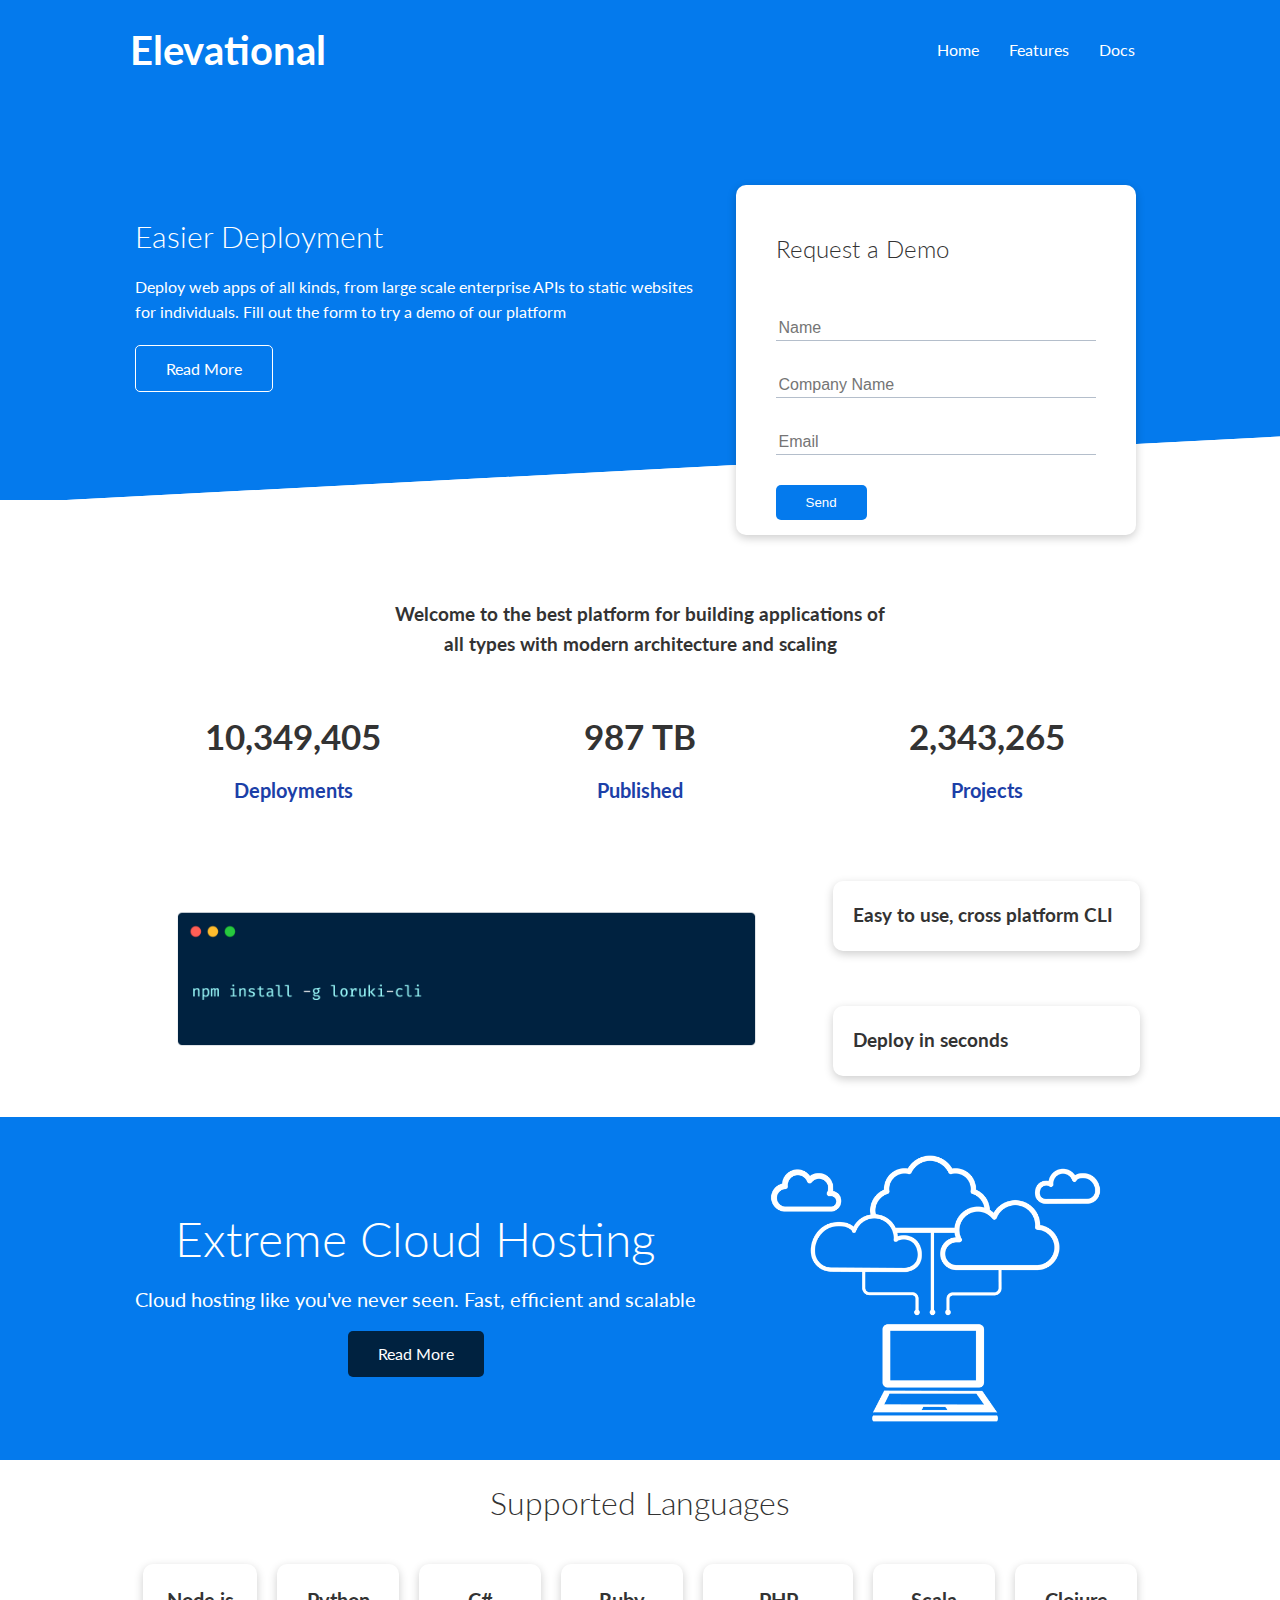
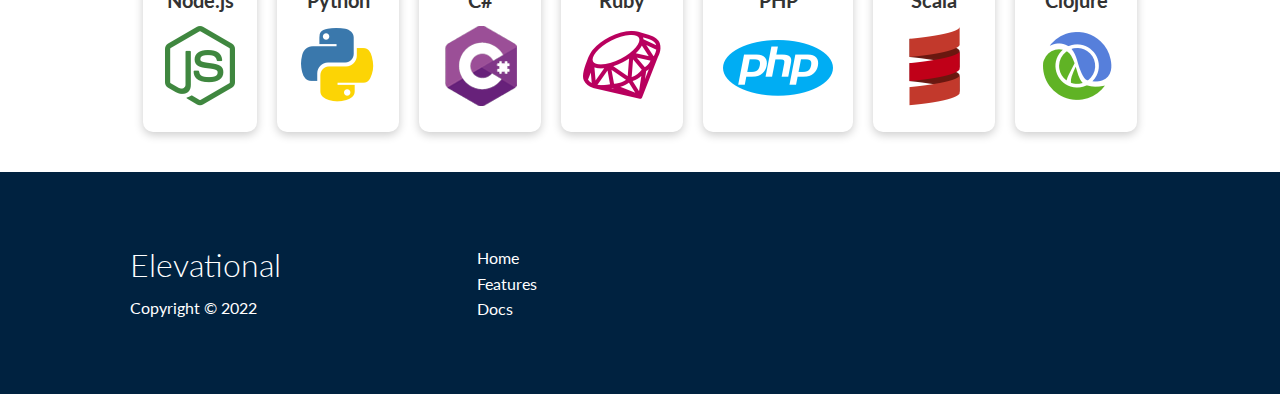
<file: index.html>
<!DOCTYPE html>
<html lang="en">
<head>
    <meta charset="UTF-8">
    <meta name="viewport" content="width=device-width, initial-scale=1.0">
    <!--   Font awesome classes from cdnjs.com -->
    <link rel="stylesheet" href="https://cdnjs.cloudflare.com/ajax/libs/font-awesome/5.15.1/css/all.min.css" integrity="sha512-+4zCK9k+qNFUR5X+cKL9EIR+ZOhtIloNl9GIKS57V1MyNsYpYcUrUeQc9vNfzsWfV28IaLL3i96P9sdNyeRssA==" crossorigin="anonymous" />
    <link rel="stylesheet" href="css/utilities.css">
    <link rel="stylesheet" href="css/style.css">
    <title>Elevational | Cloud Hosting For Everyone</title>
</head>
<body>
    <!-- Navbar -->
    <div class="navbar">
        <div class="container flex">
            <h1 class="logo">Elevational</h1>
            <nav>
                <ul>
                    <li><a href="index.html">Home</a></li>
                    <li><a href="features.html">Features</a></li>
                    <li><a href="docs.html">Docs</a></li>
                </ul>
            </nav>
        </div>
    </div>

    <!-- Showcase  with HTML5 section tag-->
    <section class="showcase">
        <div class="container grid">
            <div class="showcase-text">
                <h1>Easier Deployment</h1>
                <p>Deploy web apps of all kinds, from large scale enterprise APIs to static websites for individuals. Fill out the form to try a demo of our platform</p>
                <a href="features.html" class="btn btn-outline">Read More</a>
            </div>

            <div class="showcase-form card">
                <h2>Request a Demo</h2>
                 <form name="contact" netlify-honeypot="bot-field" method="POST" data-netlify="true">
                    <input type="hidden" name="form-name" value="contact">
                    <p class="hidden">
                        <label>Don’t fill this out if you're human: <input name="bot-field" /></label>
                      </p>
                    <div class="form-control">
                        <input type="text" name="name" placeholder="Name" required>
                    </div>
                    <div class="form-control">
                        <input type="text" name="company" placeholder="Company Name" required>
                    </div>
                    <div class="form-control">
                        <input type="email" name="email" placeholder="Email" required>
                    </div>
                    <input type="submit" value="Send" class="btn btn-primary">
                </form> 
                 <!--<form>
                    <div class="form-control">
                        <input type="text" name="name" placeholder="Name" required>
                    </div>
                    <div class="form-control">
                        <input type="text" name="company" placeholder="Company Name" required>
                    </div>
                    <div class="form-control">
                        <input type="email" name="email" placeholder="Email" required>
                    </div>
                    <input type="submit" value="Send" class="btn btn-primary">
                </form>-->
            </div>
        </div>
    </section>

    <!-- Stats -->
    <section class="stats">
        <div class="container">
            <h3 class="stats-heading text-center my-1">
                Welcome to the best platform for building applications of all types with modern architecture and scaling
            </h3>

            <div class="grid grid-3 text-center my-4">
                <div>
                    <i class="fas fa-server fa-3x"></i>
                    <h3>10,349,405</h3>
                    <p class="text-secondary">Deployments</p>
                </div>
                <div>
                    <i class="fas fa-upload fa-3x"></i>
                    <h3>987 TB</h3>
                    <p class="text-secondary">Published</p>
                </div>
                <div>
                    <i class="fas fa-project-diagram fa-3x"></i>
                    <h3>2,343,265</h3>
                    <p class="text-secondary">Projects</p>
                </div>
            </div>
        </div>
    </section>

    <!-- Cli -->
    <section class="cli">
        <div class="container grid">
            <img src="images/cli.png" alt="">
            <div class="card">
                <h3>Easy to use, cross platform CLI</h3>
            </div>
            <div class="card">
                <h3>Deploy in seconds</h3>
            </div>
        </div>
    </section>

    <!-- Cloud -->
    <section class="cloud bg-primary my-2 py-2">
        <div class="container grid">
            <div class="text-center">
                <h2 class="lg">Extreme Cloud Hosting</h2>
                <p class="lead my-1">Cloud hosting like you've never seen. Fast, efficient and scalable</p>
                <a href="features.html" class="btn btn-dark">Read More</a>
            </div>
            <img src="images/cloud.png" alt="">
        </div>
    </section>

    <!-- Languages -->
    <section class="languages">
        <h2 class="md text-center my-2">
            Supported Languages
        </h2>
        <div class="container flex">
            <div class="card">
                <h4>Node.js</h4>
                <img src="images/logos/node.png" alt="">
            </div>
            <div class="card">
                <h4>Python</h4>
                <img src="images/logos/python.png" alt="">
              </div>
              <div class="card">
                <h4>C#</h4>
                <img src="images/logos/csharp.png" alt="">
              </div>
              <div class="card">
                <h4>Ruby</h4>
                <img src="images/logos/ruby.png" alt="">
              </div>
              <div class="card">
                <h4>PHP</h4>
                <img src="images/logos/php.png" alt="">
              </div>
              <div class="card">
                <h4>Scala</h4>
                <img src="images/logos/scala.png" alt="">
              </div>
              <div class="card">
                <h4>Clojure</h4>
                <img src="images/logos/clojure.png" alt="">
              </div>
        </div>
    </section>

    <!-- Footer -->
    <footer class="footer bg-dark py-5">
        <div class="container grid grid-3">
            <div>
                <h1>Elevational</h1>
                <p>Copyright &copy; 2022</p>
            </div>
            <nav>
                <ul>
                    <li><a href="index.html">Home</a></li>
                    <li><a href="features.html">Features</a></li>
                    <li><a href="docs.html">Docs</a></li>
                </ul>
            </nav>
            <div class="social">
                <a href="#"><i class="fab fa-github fa-2x"></i></a>
                <a href="#"><i class="fab fa-facebook fa-2x"></i></a>
                <a href="#"><i class="fab fa-instagram fa-2x"></i></a>
                <a href="#"><i class="fab fa-twitter fa-2x"></i></a>
            </div>
        </div>
    </footer>
</body>
</html>
</file>
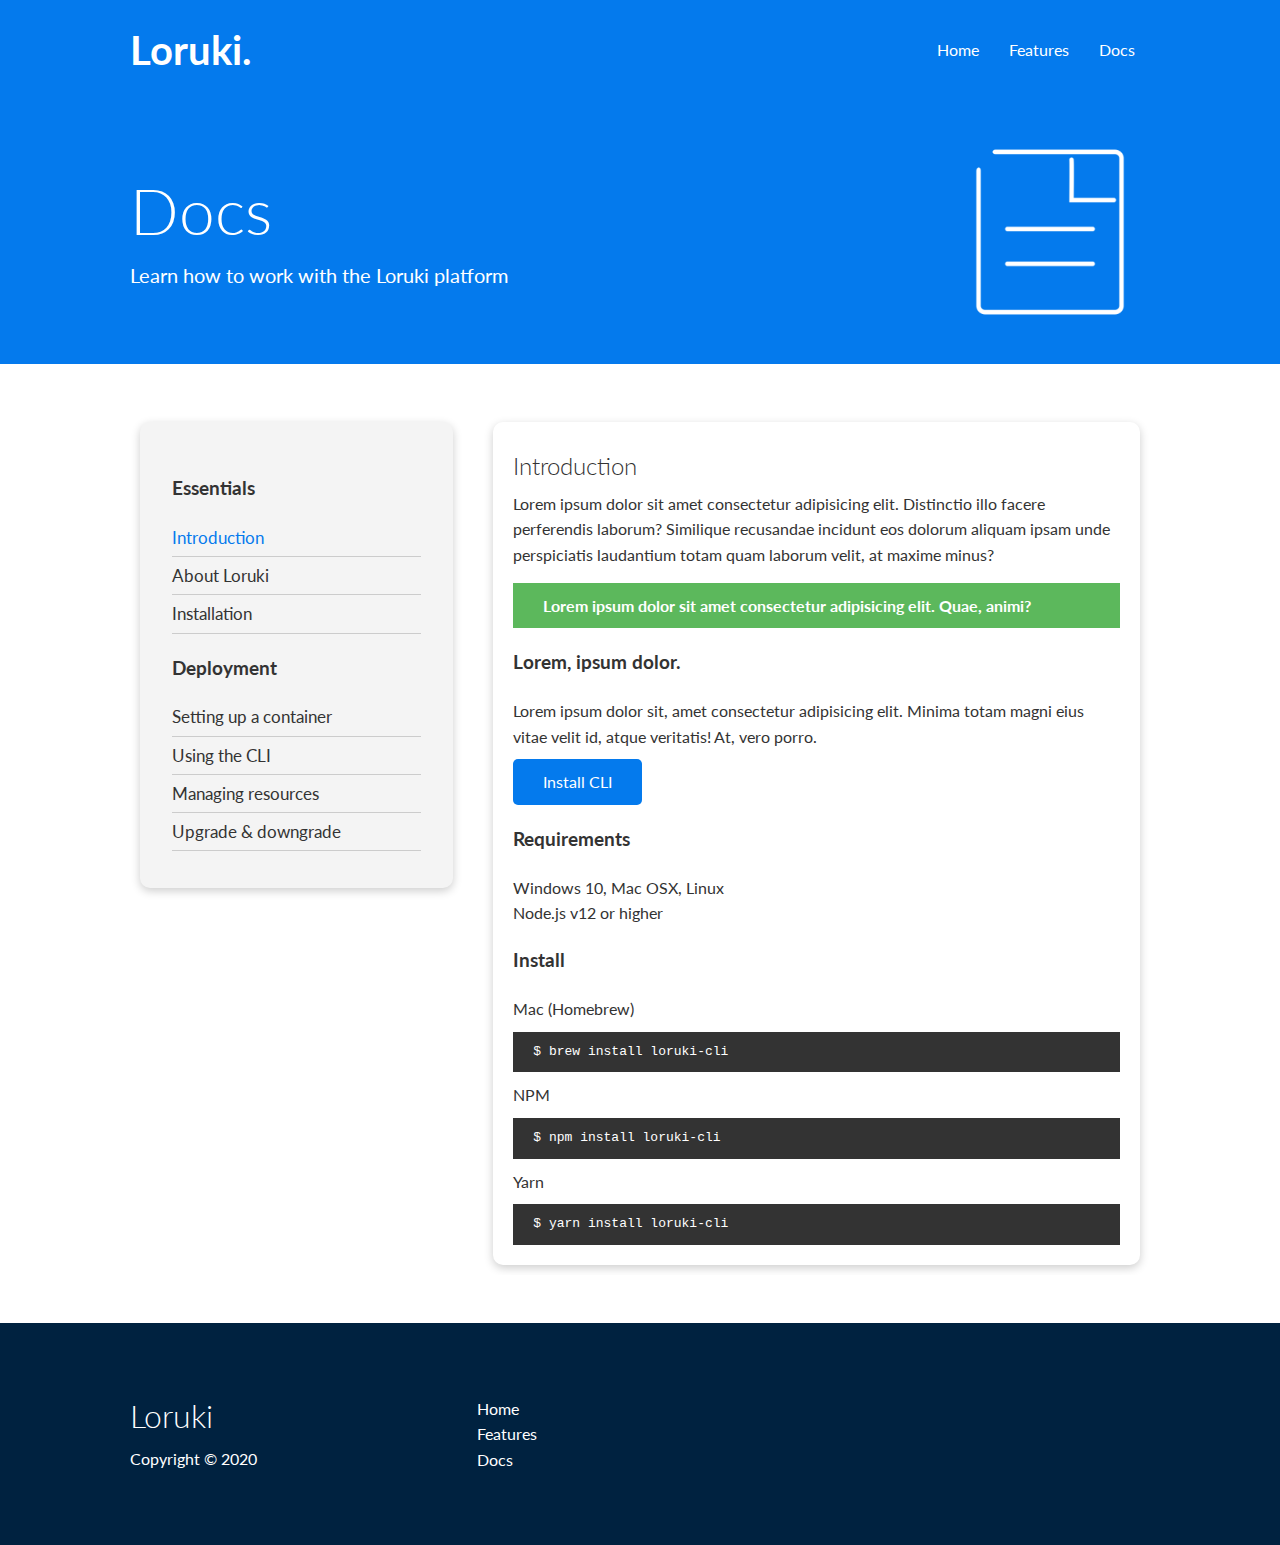
<file: docs.html>
<!DOCTYPE html >
<html lang="en">
<head>
    <meta charset="UTF-8">
    <meta name="viewport" content="width=device-width, initial-scale=1.0">
    <link rel="stylesheet" href="https://cdnjs.cloudflare.com/ajax/libs/font-awesome/5.15.1/css/all.min.css" integrity="sha512-+4zCK9k+qNFUR5X+cKL9EIR+ZOhtIloNl9GIKS57V1MyNsYpYcUrUeQc9vNfzsWfV28IaLL3i96P9sdNyeRssA==" crossorigin="anonymous" />
    <link rel="stylesheet" href="css/utilities.css">
    <link rel="stylesheet" href="css/style.css">
    <title>Loruki | Cloud Hosting For Everyone</title>
</head>
<body>
    <!-- Navbar -->
    <div class="navbar">
        <div class="container flex">
            <h1 class="logo">Loruki.</h1>
            <nav>
                <ul>
                    <li><a href="index.html">Home</a></li>
                    <li><a href="features.html">Features</a></li>
                    <li><a href="docs.html">Docs</a></li>
                </ul>
            </nav>
        </div>
    </div>

    <!-- Head -->
    <section class="docs-head bg-primary py-3">
        <div class="container grid">
            <div>
                <h1 class="xl">Docs</h1>
                <p class="lead">
                    Learn how to work with the Loruki platform
                </p>
            </div>
            <img src="images/docs.png" alt="">
        </div>
    </section>

    <!-- Docs main -->
    <section class="docs-main my-4">
        <div class="container grid">
            <div class="card bg-light p-3">
                <h3 class="my-2">Essentials</h3>
                <nav>
                    <ul>
                        <li><a class="text-primary" href="#">Introduction</a></li>
                        <li><a href="#">About Loruki</a></li>
                        <li><a href="#">Installation</a></li>
                    </ul>
                </nav>

                <h3 class="my-2">Deployment</h3>
                <nav>
                    <ul>
                        <li><a href="#">Setting up a container</a></li>
							<li><a href="#">Using the CLI</a></li>
							<li><a href="#">Managing resources</a></li>
							<li><a href="#">Upgrade & downgrade</a></li>
                    </ul>
                </nav>
            </div>
            <div class="card">
                <h2>Introduction</h2>
                <p>Lorem ipsum dolor sit amet consectetur adipisicing elit. Distinctio illo facere perferendis laborum? Similique recusandae incidunt eos dolorum aliquam ipsam unde perspiciatis laudantium totam quam laborum velit, at maxime minus?</p>

                <div class="alert alert-success">
                    <i class="fas fa-info"></i> Lorem ipsum dolor sit amet consectetur adipisicing elit. Quae, animi?
                </div>

                <h3>Lorem, ipsum dolor.</h3>
                <p>Lorem ipsum dolor sit, amet consectetur adipisicing elit. Minima totam magni eius vitae velit id, atque veritatis! At, vero porro.</p>
                <a href="#" class="btn btn-primary">Install CLI</a>

                <h3>Requirements</h3>
                <ul>
                    <li>Windows 10, Mac OSX, Linux</li>
                    <li>Node.js v12 or higher</li>
                </ul>

                <h3>Install</h3>
                <p>Mac (Homebrew)</p>
                <pre><code>$ brew install loruki-cli</code></pre>
                <p>NPM</p>
                <pre><code>$ npm install loruki-cli</code></pre>
                <p>Yarn</p>
                <pre><code>$ yarn install loruki-cli</code></pre>

            </div>
        </div>
    </section>
    
    <!-- Footer -->
    <footer class="footer bg-dark py-5">
        <div class="container grid grid-3">
            <div>
                <h1>Loruki
                </h1>
                <p>Copyright &copy; 2020</p>
            </div>
            <nav>
                <ul>
                    <li><a href="index.html">Home</a></li>
                    <li><a href="features.html">Features</a></li>
                    <li><a href="docs.html">Docs</a></li>
                </ul>
            </nav>
            <div class="social">
                <a href="#"><i class="fab fa-github fa-2x"></i></a>
                <a href="#"><i class="fab fa-facebook fa-2x"></i></a>
                <a href="#"><i class="fab fa-instagram fa-2x"></i></a>
                <a href="#"><i class="fab fa-twitter fa-2x"></i></a>
            </div>
        </div>
    </footer>
</body>
</html>
</file>
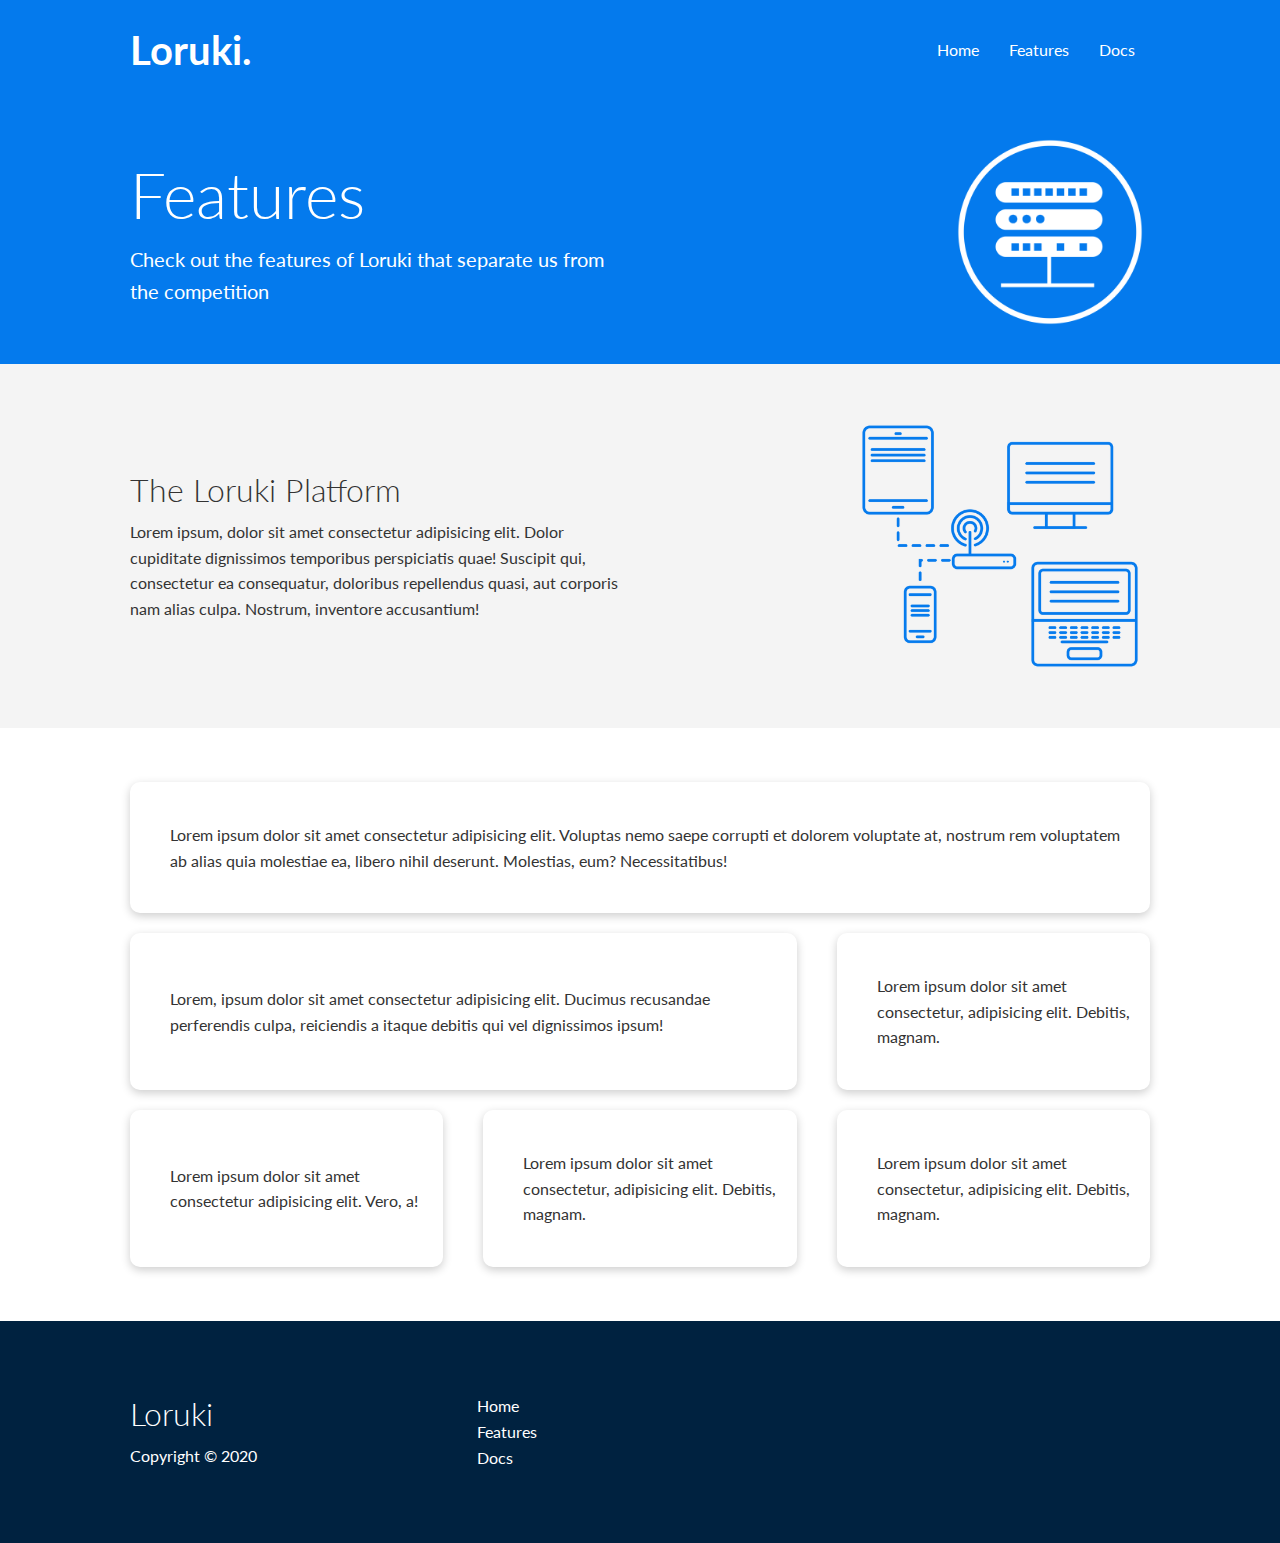
<file: features.html>
<!DOCTYPE html>
<html lang="en">
<head>
    <meta charset="UTF-8">
    <meta name="viewport" content="width=device-width, initial-scale=1.0">
    <link rel="stylesheet" href="https://cdnjs.cloudflare.com/ajax/libs/font-awesome/5.15.1/css/all.min.css" integrity="sha512-+4zCK9k+qNFUR5X+cKL9EIR+ZOhtIloNl9GIKS57V1MyNsYpYcUrUeQc9vNfzsWfV28IaLL3i96P9sdNyeRssA==" crossorigin="anonymous" />
    <link rel="stylesheet" href="css/utilities.css">
    <link rel="stylesheet" href="css/style.css">
    <title>Loruki | Cloud Hosting For Everyone</title>
</head>
<body>
    <!-- Navbar -->
    <div class="navbar">
        <div class="container flex">
            <h1 class="logo">Loruki.</h1>
            <nav>
                <ul>
                    <li><a href="index.html">Home</a></li>
                    <li><a href="features.html">Features</a></li>
                    <li><a href="docs.html">Docs</a></li>
                </ul>
            </nav>
        </div>
    </div>

    <!-- Head -->
    <section class="features-head bg-primary py-3">
        <div class="container grid">
            <div>
                <h1 class="xl">Features</h1>
                <p class="lead">
                    Check out the features of Loruki that separate us from the
						competition
                </p>
            </div>
            <img src="images/server.png" alt="">
        </div>
    </section>

    <!-- Sub head -->
    <section class="features-sub-head bg-light py-3">
        <div class="container grid">
            <div>
                <h1 class="md">The Loruki Platform</h1>
                <p>
                    Lorem ipsum, dolor sit amet consectetur adipisicing elit. Dolor cupiditate dignissimos temporibus perspiciatis quae! Suscipit qui, consectetur ea consequatur, doloribus repellendus quasi, aut corporis nam alias culpa. Nostrum, inventore accusantium!
                </p>
            </div>
            <img src="images/server2.png" alt="">
        </div>
    </section>

    <section class="features-main my-2">
        <div class="container grid grid-3">
            <div class="card flex">
                <i class="fas fa-server fa-3x"></i>
                <p>Lorem ipsum dolor sit amet consectetur adipisicing elit. Voluptas nemo saepe corrupti et dolorem voluptate at, nostrum rem voluptatem ab alias quia molestiae ea, libero nihil deserunt. Molestias, eum? Necessitatibus!</p>
            </div>
            <div class="card flex">
                <i class="fas fa-network-wired fa-3x"></i>
                <p>
                    Lorem, ipsum dolor sit amet consectetur adipisicing elit. Ducimus
                    recusandae perferendis culpa, reiciendis a itaque debitis qui vel
                    dignissimos ipsum!
                </p>
            </div>
            <div class="card flex">
                <i class="fas fa-laptop-code fa-3x"></i>
                <p>
                    Lorem ipsum dolor sit amet consectetur, adipisicing elit. Debitis,
                    magnam.
                </p>
            </div>
            <div class="card flex">
                <i class="fas fa-database fa-3x"></i>
                <p>
                    Lorem ipsum dolor sit amet consectetur adipisicing elit. Vero, a!
                </p>
            </div>
            <div class="card flex">
                <i class="fas fa-power-off fa-3x"></i>
                <p>
                    Lorem ipsum dolor sit amet consectetur, adipisicing elit. Debitis,
                    magnam.
                </p>
            </div>
            <div class="card flex">
                <i class="fas fa-upload fa-3x"></i>
                <p>
                    Lorem ipsum dolor sit amet consectetur, adipisicing elit. Debitis,
                    magnam.
                </p>
            </div>
        </div>
    </section>

    <!-- Footer -->
    <footer class="footer bg-dark py-5">
        <div class="container grid grid-3">
            <div>
                <h1>Loruki
                </h1>
                <p>Copyright &copy; 2020</p>
            </div>
            <nav>
                <ul>
                    <li><a href="index.html">Home</a></li>
                    <li><a href="features.html">Features</a></li>
                    <li><a href="docs.html">Docs</a></li>
                </ul>
            </nav>
            <div class="social">
                <a href="#"><i class="fab fa-github fa-2x"></i></a>
                <a href="#"><i class="fab fa-facebook fa-2x"></i></a>
                <a href="#"><i class="fab fa-instagram fa-2x"></i></a>
                <a href="#"><i class="fab fa-twitter fa-2x"></i></a>
            </div>
        </div>
    </footer>
</body>
</html>
</file>
<file: css/utilities.css>
/* overflow overrides the H1 10px top/bottom border for the navbar */
.container {
  max-width: 1100px;
  margin: 0 auto;
  overflow: auto;
  padding: 0 40px;
}

/* background for Showcase form.  border-radius for rounded corners
box-shadow horz offset 0, vert offset 3px, 10px blur, RGB=0 for black,
0.2 alpha transparency */
.card {
  background-color: #fff;
  color: #333;
  border-radius: 10px;
  box-shadow: 0 3px 10px rgba(0, 0, 0, 0.2);
  padding: 20px;
  margin: 10px;
}

/* border-radius to round button.  inline-block no effect? */
.btn {
  display: inline-block;
  padding: 10px 30px;
  cursor: pointer;
  background: var(--primary-color);
  color: #fff;
  border: none;
  border-radius: 5px;
}

/* used on showcase, because of blue button on blue background*/
.btn-outline {
  background-color: transparent;
  border: 1px #fff solid;
}

/* shrink button when hovered to show focus*/
.btn:hover {
  transform: scale(0.98);
}

/* Backgrounds & colored buttons */

/* used by Cloud background section */
.bg-primary,
.btn-primary {
  background-color: var(--primary-color);
  color: #fff;
}

.bg-secondary,
.btn-secondary {
  background-color: var(--secondary-color);
  color: #fff;
}

/* cloud button */
.bg-dark,
.btn-dark {
  background-color: var(--dark-color);
  color: #fff;
}

.bg-light,
.btn-light {
  background-color: var(--light-color);
  color: #333;
}

.bg-primary a,
.btn-primary a,
.bg-secondary a,
.btn-secondary a,
.bg-dark a,
.btn-dark a {
  color: #fff;
}

/* Text colors */
.text-primary {
  color: var(--primary-color);
}

.text-secondary {
  color: var(--secondary-color);
}

.text-dark {
  color: var(--dark-color);
}

.text-light {
  color: var(--light-color);
}

/* Text sizes */
.lead {
  font-size: 20px;
}

/* 16px set in... ?? */
.sm {
  font-size: 1rem;
}

.md {
  font-size: 2rem;
}

.lg {
  font-size: 3rem;
}

.xl {
  font-size: 4rem;
}

/* used by Stats */
.text-center {
  text-align: center;
}

/* Alert */
/* padding inside the alert box of 10 lr and 20 top/bot
   margin outside the box of 15 */
.alert {
  background-color: var(--light-color);
  padding: 10px 20px;
  font-weight: bold;
  margin: 15px 0;
}

/* space between the alert icon and its text */
.alert i {
  margin-right: 10px;
}

.alert-success {
  background-color: var(--success-color);
  color: #fff;
}

.alert-error {
  background-color: var(--error-color);
  color: #fff;
}

/* display:flex makes items in a div horizonal */
.flex {
  display: flex;
  justify-content: center;
  align-items: center;
  height: 100%;
}

/* a grid with columns.  repeat 2 columns, each 1 frame wide 
height:100 to use the full 400px of the Showcase, so that the
justify-content and align-items actually works */
.grid {
  display: grid;
  grid-template-columns: repeat(2, 1fr);
  gap: 20px;
  justify-content: center;
  align-items: center;
  height: 100%;
}

/* used by Stats to create 3 columns */
.grid-3 {
  grid-template-columns: repeat(3, 1fr);
}

/* Margin for top/bottom
1rem is 1 instance of the default font size.  For this project: 16px
*/

/* In CSS, a margin is the space around an element’s border, 
while padding is the space between an element’s border and the 
element’s content. Put another way, the margin property controls 
the space outside an element, and the padding property controls 
the space inside an element.
*/

.my-1 {
  margin: 1rem 0;
}

.my-2 {
  margin: 1.5rem 0;
}

.my-3 {
  margin: 2rem 0;
}

/* used by stats.grid */
.my-4 {
  margin: 3rem 0;
}

.my-5 {
  margin: 4rem 0;
}

/* Margin all the way around */
.m-1 {
  margin: 1rem;
}

.m-2 {
  margin: 1.5rem;
}

.m-3 {
  margin: 2rem;
}

.m-4 {
  margin: 3rem;
}

.m-5 {
  margin: 4rem;
}

/* Padding */
.py-1 {
  padding: 1rem 0;
}

.py-2 {
  padding: 1.5rem 0;
}

.py-3 {
  padding: 2rem 0;
}

.py-4 {
  padding: 3rem 0;
}

.py-5 {
  padding: 4rem 0;
}

.p-1 {
  padding: 1rem;
}

.p-2 {
  padding: 1.5rem;
}

.p-3 {
  padding: 2rem;
}

.p-4 {
  padding: 3rem;
}

.p-5 {
  padding: 4rem;
}
</file>
<file: css/style.css>
@import url('https://fonts.googleapis.com/css2?family=Lato:wght@300&display=swap');

/* root scope can be used anywhere */
:root {
  --primary-color: #047aed;
  --secondary-color: #1c3fa8;
  --dark-color: #002240;
  --light-color: #f4f4f4;
  --success-color: #5cb85c;
  --error-color: #d9534f;
}

/*  means for all html elements */
* {
  box-sizing: border-box;
  padding: 0;
  margin: 0;
}

body {
  font-family: 'Lato', sans-serif;
  color: #333;
  line-height: 1.6;
}

/*  remove standard bullets from lists */
ul {
  list-style-type: none;
}

/* remove standard underlines for links */
a {
  text-decoration: none;
  color: #333;
}

/* margin of 10px on top and bottom */
h1,
h2 {
  font-weight: 300;
  line-height: 1.2;
  margin: 10px 0;
}

p {
  margin: 10px 0;
}

/* keep images in their containers */
img {
  width: 100%;
}

code,
pre {
  background: #333;
  color: #fff;
  padding: 10px;
}

/* class used by form to hide the netlify form name and bot */
.hidden {
  visibility: hidden;
  height: 0;
}

/* Navbar */
.navbar {
  background-color: var(--primary-color);
  color: #fff;
  height: 100px;
}

.navbar h1 {
  font-size: 40px;
  font-weight: bold;
}

/* make the Home, Features, Docs links horizontal */
.navbar ul {
  display: flex;
}

/* give Home, Features, Docs links horizontal separation */
.navbar a {
  color: #fff;
  padding: 10px;
  margin: 0 5px;
}

/* when hovering over the Nav items, underline them */
.navbar a:hover {
  border-bottom: 2px #fff solid;
}

/* if using the flex utility class in the navbar, override the 
justify-content, so the logo and nav links are on the left/right 
of the screen */
.navbar .flex {
  justify-content: space-between;
}

/* Showcase 
position relative, so that if we need to position absolute within it?*/
.showcase {
  height: 400px;
  background-color: var(--primary-color);
  color: #fff;
  position: relative;
}

.showcase h1 {
  font-size: 30px;
}

.showcase p {
  margin: 20px 0;
}

/* overrides grid utility class, which is 50/50 width, 20px gap
overflow:visible so it expands to hold the form inside */
.showcase .grid {
  overflow: visible;
  grid-template-columns: 55% auto;
  gap: 30px;
}

/* uses the animation defined below */
.showcase-text {
  animation: slideInFromLeft .5s ease-in;
}

/* z-index to make sure the form is on top
justify-self: flex-end to right align the form in the card */
.showcase-form {
  position: relative;
  top: 60px;
  height: 350px;
  width: 400px;
  padding: 40px;
  z-index: 100;
  justify-self: flex-end;
  animation: slideInFromRight .5s ease-in;
}

.showcase-form .form-control {
  margin: 30px 0;
}

/* target the text and email form types for styling, so the button is not affected
border:0 then border-bottom removes the standard box, and replaces
with a slick underline */
.showcase-form input[type='text'],
.showcase-form input[type='email'] {
  border: 0;
  border-bottom: 1px solid #b4becb;
  width: 100%;
  padding: 3px;
  font-size: 16px;
}

/* no standard ugly border when clicking on the text inputs of the form */
.showcase-form input:focus {
  outline: none;
}

/* slant line. content required. -webkit, etc to slant bottom per 
browser type (doesn't appear to be required for multi-browser support)*/
.showcase::before,
.showcase::after {
  content: '';
  position: absolute;
  height: 100px;
  bottom: -70px;
  right: 0;
  left: 0;
  background: #fff;
  transform: skewY(-3deg);
  -webkit-transform: skewY(-3deg);
  -moz-transform: skewY(-3deg);
  -ms-transform: skewY(-3deg);
}

/* Stats */
/* padding-top to push it below the showcase slant*/
.stats {
  padding-top: 100px;
  animation: slideInFromBottom .5s ease-in;
}

/* margin:auto to center (did we set that globally?)*/
.stats-heading {
  max-width: 500px;
  margin: auto;
}

.stats .grid h3 {
  font-size: 35px;
}

.stats .grid p {
  font-size: 20px;
  font-weight: bold;
}

/* Cli */
/* grid with 3 columns and 2 rows*/
.cli .grid {
  grid-template-columns: repeat(3, 1fr);
  grid-template-rows: repeat(2, 1fr);
}

/* in this case the first-child is the <img> tag.
It will span 2 columns and 2 rows, 
so the 2 cards will span 1 column/1 row each*/
.cli .grid > *:first-child {
  grid-column: 1 / span 2;
  grid-row: 1 / span 2;
}

/* Cloud */
.cloud .grid {
  grid-template-columns: 4fr 3fr;
}

/* Languages */

/* language cards will wrap if needed*/
.languages .flex {
  flex-wrap: wrap;
}

/* transition will slow down the Y change specified in "hover" below*/
.languages .card {
  text-align: center;
  margin: 18px 10px 40px;
  transition: transform 0.2s ease-in;
}

.languages .card h4 {
  font-size: 20px;
  margin-bottom: 10px;
}

/* hovering over a language card will cause it to move up*/
.languages .card:hover {
  transform: translateY(-15px);
}

/* Features */
/* img default size is 100%, but for the Features page, 
limit it to 200px, and right justify it, within its section*/
.features-head img,
.docs-head img {
  width: 200px;
  justify-self: flex-end;
}

.features-sub-head img {
  width: 300px;
  justify-self: flex-end;
}

/* 20px margin between icon and text. 
not sure what the "> i" syntax means
*/
.features-main .card > i {
  margin-right: 20px;
}

.features-main .grid {
  padding: 30px;
}

/* span the first card across 3 columns*/
.features-main .grid > *:first-child {
  grid-column: 1 / span 3;
}

/* the 2nd card will be on a 2nd row, spanning 2 columns */
/* the remaining 4 cards take 1 column each */
.features-main .grid > *:nth-child(2) {
  grid-column: 1 / span 2;
}

/* Docs */
.docs-main h3 {
  margin: 20px 0;
}

/* grid with left navigation taking 1/3 and content on the 
right taking 2/3 
Align the left navigation frame to the top, because it's shorter*/
.docs-main .grid {
  grid-template-columns: 1fr 2fr;
  align-items: flex-start;
}

/* give the navigation underlines and a bold hover */
.docs-main nav li {
  font-size: 17px;
  padding-bottom: 5px;
  margin-bottom: 5px;
  border-bottom: 1px #ccc solid;
}

.docs-main a:hover {
  font-weight: bold;
  font-size: 17.25px;
}

/* Footer */
.footer .social a {
  margin: 0 10px;
}

.fa-github:hover {
  color: #000000;
}

.fa-facebook:hover {
  color: #1773EA;
}

.fa-instagram:hover {
  color: #B32E87;
}

.fa-twitter:hover {
  color: #1C9CEA;
}

/* Animations */
@keyframes slideInFromLeft {
  0% {
    transform: translateX(-50%);
  }

  100% {
    transform: translateX(0);
  }
}

@keyframes slideInFromRight {
  0% {
    transform: translateX(50%);
  }

  100% {
    transform: translateX(0);
  }
}

@keyframes slideInFromTop {
  0% {
    transform: translateY(-50%);
  }

  100% {
    transform: translateX(0);
  }
}

@keyframes slideInFromBottom {
  0% {
    transform: translateY(50%);
  }

  100% {
    transform: translateX(0);
  }
}

/* Tablets and under */
/* styles for width < 768.  If width is < 500, then the mobile styles (below) are used)
All grids set to 1 col/1 row to stack them all up
showcase.height:auto so text is lower than that card
showcase-form justify-self: center  --- to center in single col grid
*/
@media (max-width: 768px) {
  .grid,
  .showcase .grid,
  .stats .grid,
  .cli .grid,
  .cloud .grid,
  .features-main .grid,
  .docs-main .grid {
    grid-template-columns: 1fr;
    grid-template-rows: 1fr;
  }

  .showcase {
    height: auto;
  }

  .showcase-text {
    text-align: center;
    margin-top: 40px;
    animation: slideInFromTop 1s ease-in;
  }

  .showcase-form {
    justify-self: center;
    margin: auto;
    animation: slideInFromBottom 1s ease-in;
  }

  .cli .grid > *:first-child {
    grid-column: 1;
    grid-row: 1;
  }

  .features-head,
  .features-sub-head,
  .docs-head {
    text-align: center;
  }

  .features-head img,
  .features-sub-head img,
  .docs-head img {
    justify-self: center;
  }

  .features-main .grid > *:first-child,
  .features-main .grid > *:nth-child(2) {
    grid-column: 1;
  }
}

/* Mobile */
/* 
navbar:height increased, so that menu items can be added under the logo. 
navbar.flex set to column for same reason
navbar.ul sets a transparent background to separate logo & menu
*/

@media (max-width: 500px) {
  .navbar {
    height: 110px;
  }

  .navbar .flex {
    flex-direction: column;
  }

  .navbar ul {
    padding: 10px;
    background-color: rgba(0, 0, 0, 0.1);
  }
  
  .showcase-form {
    width: 300px;
  }
}
</file>
